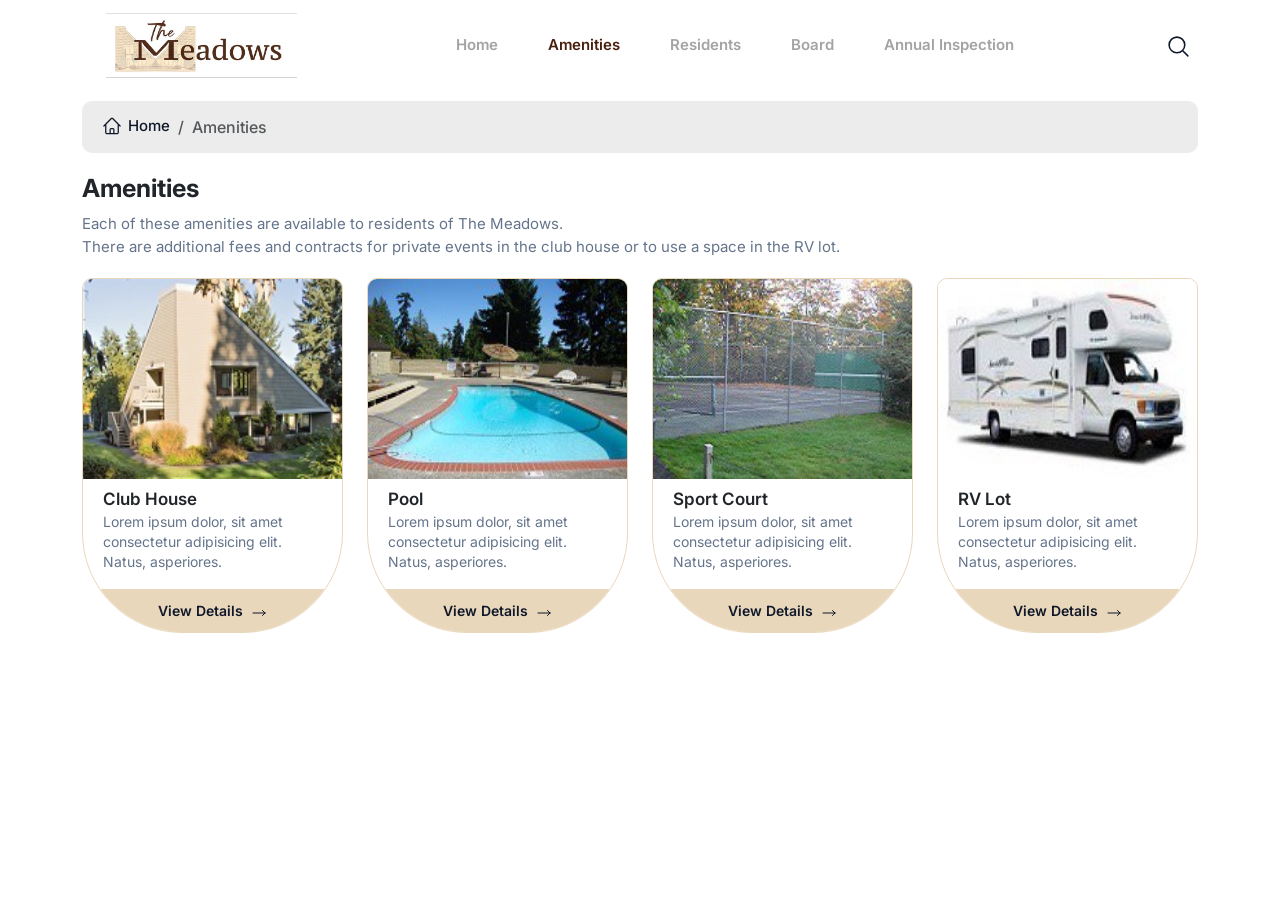
<file: amenities.html>
<!doctype html>
<html class="no-js" lang="">

<head>
   <meta charset="utf-8">
   <title>Document - Amenities</title>
   <meta name="description" content="">
   <meta name="viewport" content="width=device-width, initial-scale=1">
   <link
      href="https://fonts.googleapis.com/css2?family=Inter:ital,opsz,wght@0,14..32,100..900;1,14..32,100..900&display=swap"
      rel="stylesheet">
   <!-- Favicons -->
   <link rel="apple-touch-icon" href="./asset/img/favicons/apple-touch-icon.png" sizes="180x180">
   <link rel="icon" href="./asset/img/favicons/favicon-32x32.png" sizes="32x32" type="image/png">
   <link rel="icon" href="./asset/img/favicons/favicon-16x16.png" sizes="16x16" type="image/png">
   <link rel="stylesheet" href="./asset/css/bootstrap.min.css">
   <link rel="stylesheet" href="./asset/css/style.css">
</head>

<body>
   <!-- main navbar -->
   <nav class="navbar navbar-expand-lg bg-body-tertiary">
      <div class="container">
         <div class="row align-items-center">
            <div class="col-6">
               <div class="mobileLogo">
                  <a href="/documentInfoSystem2/">
                     <img class="img-fluid" src="./asset/img/logo.jpg" alt="">
                  </a>
               </div>
            </div>
            <div class="col-6 text-end">
               <button class="navbar-toggler" type="button" data-bs-toggle="collapse"
                  data-bs-target="#navbarTogglerDemo01" aria-controls="navbarTogglerDemo01" aria-expanded="false"
                  aria-label="Toggle navigation">
                  <span class="navbar-toggler-icon"></span>
               </button>
            </div>
         </div>
         <div class="collapse navbar-collapse" id="navbarTogglerDemo01">
            <a class="navbar-brand" href="/documentInfoSystem2/">
               <img src="./asset/img/logo.jpg" alt="">
            </a>
            <ul class="navbar-nav mx-auto mb-2 mb-lg-0">
               <li class="nav-item">
                  <a class="nav-link" aria-current="page" href="/documentInfoSystem2/">Home</a>
               </li>
               <li class="nav-item">
                  <a class="nav-link active" href="/documentInfoSystem2/amenities.html">Amenities</a>
               </li>
               <li class="nav-item">
                  <a href="/documentInfoSystem2/residents.html" class="nav-link">Residents</a>
               </li>
               <li class="nav-item">
                  <a href="/documentInfoSystem2/board.html" class="nav-link">Board</a>
               </li>
               <li class="nav-item">
                  <a href="#" class="nav-link">Annual Inspection</a>
               </li>
            </ul>
            <div class="searchButton">
               <button type="button">
                  <svg xmlns="http://www.w3.org/2000/svg" fill="none" viewBox="0 0 24 24" stroke-width="1.5"
                     stroke="currentColor" class="size-6">
                     <path stroke-linecap="round" stroke-linejoin="round"
                        d="m21 21-5.197-5.197m0 0A7.5 7.5 0 1 0 5.196 5.196a7.5 7.5 0 0 0 10.607 10.607Z" />
                  </svg>
               </button>
            </div>

         </div>
      </div>
   </nav>
   <!-- breadcome component -->
   <div class="breadComeComponent">
      <div class="container">
         <nav aria-label="breadcrumb">
            <ol class="breadcrumb">
               <li class="breadcrumb-item"><a href="/documentInfoSystem2/">
                     <svg xmlns="http://www.w3.org/2000/svg" fill="none" viewBox="0 0 24 24" stroke-width="1.5"
                        stroke="currentColor" class="size-6">
                        <path stroke-linecap="round" stroke-linejoin="round"
                           d="m2.25 12 8.954-8.955c.44-.439 1.152-.439 1.591 0L21.75 12M4.5 9.75v10.125c0 .621.504 1.125 1.125 1.125H9.75v-4.875c0-.621.504-1.125 1.125-1.125h2.25c.621 0 1.125.504 1.125 1.125V21h4.125c.621 0 1.125-.504 1.125-1.125V9.75M8.25 21h8.25" />
                     </svg>
                     <span>Home</span>
                  </a></li>
               <li class="breadcrumb-item active" aria-current="page">Amenities</li>
            </ol>
         </nav>
      </div>
   </div>
   <!-- section -->
   <section class="amenitiesSection">
      <div class="container">
         <div class="sectionTitle">
            <h3>Amenities</h3>
            <p>Each of these amenities are available to residents of The Meadows.</p>
            <p>There are additional fees and contracts for private events in the club house or to use a space in the RV
               lot.</p>
         </div>
         <div class="cardBox">
            <div class="row">
               <div class="col-xl-3 col-lg-3 col-md-6 col-12">
                  <div class="card rounded-bottom">
                     <img class="cardImage" src="./asset/img/amenities/clubhouse-tile.jpg" alt="">
                     <div class="card-body">
                        <h5 class="card-title">Club House</h5>
                        <p class="card-text">Lorem ipsum dolor, sit amet consectetur adipisicing elit. Natus,
                           asperiores.</p>
                        <a href="#" class="btn btn-primary">
                           View Details
                           <svg xmlns="http://www.w3.org/2000/svg" fill="none" viewBox="0 0 24 24" stroke-width="1.5"
                              stroke="currentColor" class="size-6">
                              <path stroke-linecap="round" stroke-linejoin="round"
                                 d="M17.25 8.25 21 12m0 0-3.75 3.75M21 12H3" />
                           </svg>
                        </a>
                     </div>
                  </div>
               </div>
               <div class="col-xl-3 col-lg-3 col-md-6 col-12">
                  <div class="card rounded-bottom">
                     <img class="cardImage" src="./asset/img/amenities/pool_tile.jpg" alt="">
                     <div class="card-body">
                        <h5 class="card-title">Pool</h5>
                        <p class="card-text">Lorem ipsum dolor, sit amet consectetur adipisicing elit. Natus,
                           asperiores.</p>
                        <a href="#" class="btn btn-primary">
                           View Details
                           <svg xmlns="http://www.w3.org/2000/svg" fill="none" viewBox="0 0 24 24" stroke-width="1.5"
                              stroke="currentColor" class="size-6">
                              <path stroke-linecap="round" stroke-linejoin="round"
                                 d="M17.25 8.25 21 12m0 0-3.75 3.75M21 12H3" />
                           </svg>
                        </a>
                     </div>
                  </div>
               </div>
               <div class="col-xl-3 col-lg-3 col-md-6 col-12">
                  <div class="card rounded-bottom">
                     <img class="cardImage" src="./asset/img/amenities/sport-court_tile.jpg" alt="">
                     <div class="card-body">
                        <h5 class="card-title">Sport Court</h5>
                        <p class="card-text">Lorem ipsum dolor, sit amet consectetur adipisicing elit. Natus,
                           asperiores.</p>
                        <a href="#" class="btn btn-primary">
                           View Details
                           <svg xmlns="http://www.w3.org/2000/svg" fill="none" viewBox="0 0 24 24" stroke-width="1.5"
                              stroke="currentColor" class="size-6">
                              <path stroke-linecap="round" stroke-linejoin="round"
                                 d="M17.25 8.25 21 12m0 0-3.75 3.75M21 12H3" />
                           </svg>
                        </a>
                     </div>
                  </div>
               </div>
               <div class="col-xl-3 col-lg-3 col-md-6 col-12">
                  <div class="card rounded-bottom">
                     <img class="cardImage" src="./asset/img/amenities/rvlot_tile.jpg" alt="">
                     <div class="card-body">
                        <h5 class="card-title">RV Lot</h5>
                        <p class="card-text">Lorem ipsum dolor, sit amet consectetur adipisicing elit. Natus,
                           asperiores.</p>
                        <a href="#" class="btn btn-primary">
                           View Details
                           <svg xmlns="http://www.w3.org/2000/svg" fill="none" viewBox="0 0 24 24" stroke-width="1.5"
                              stroke="currentColor" class="size-6">
                              <path stroke-linecap="round" stroke-linejoin="round"
                                 d="M17.25 8.25 21 12m0 0-3.75 3.75M21 12H3" />
                           </svg>
                        </a>
                     </div>
                  </div>
               </div>
            </div>
         </div>
      </div>
   </section>












   <script src="./asset/js/bootstrap.bundle.min.js"></script>
</body>

</html>
</file>
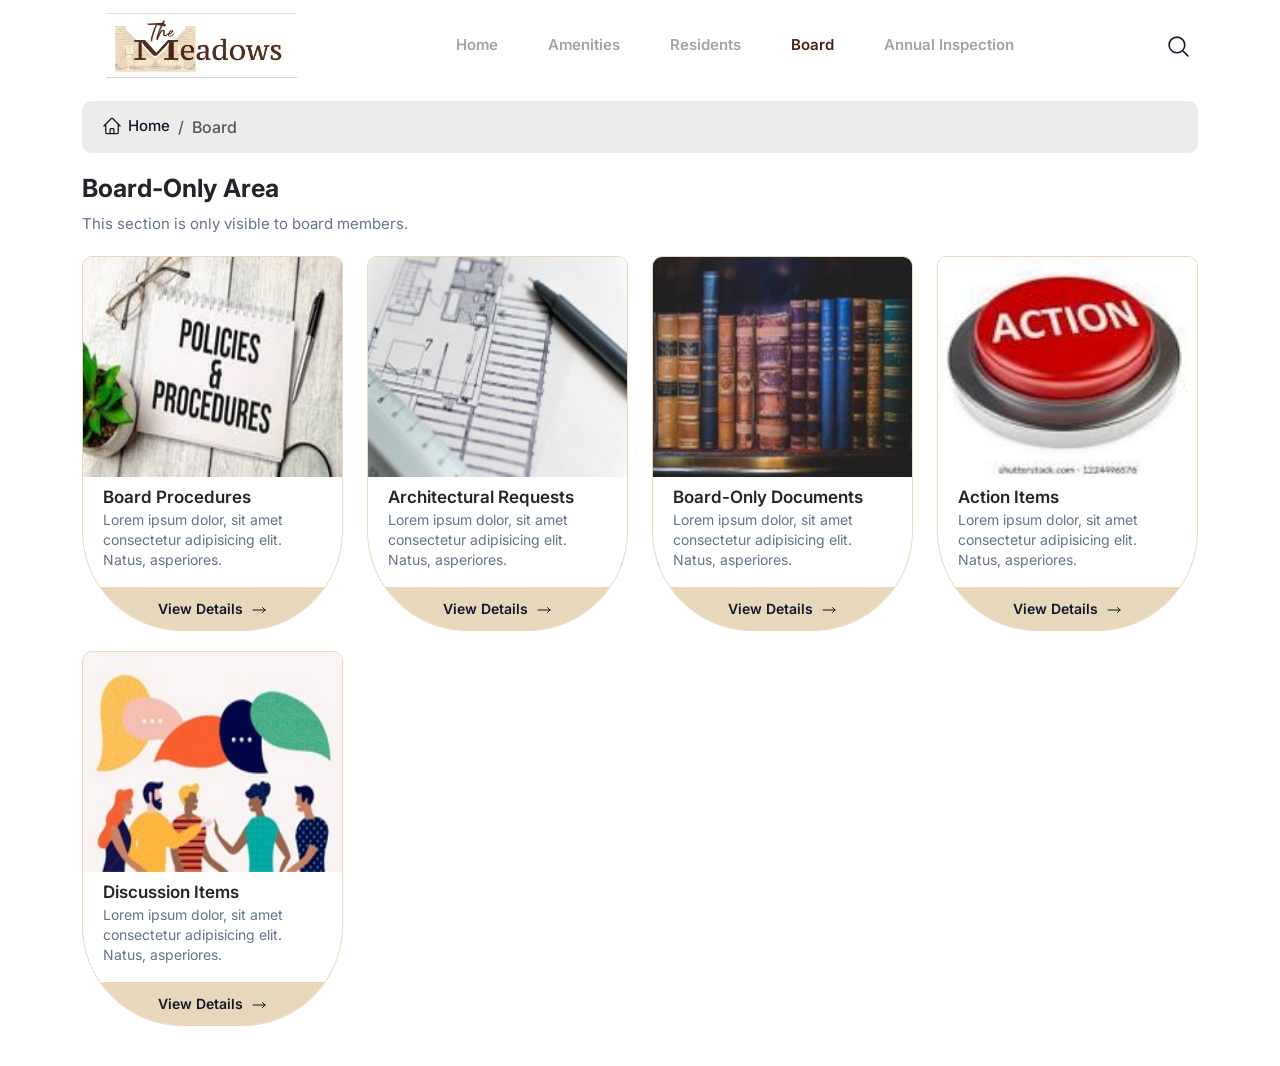
<file: board.html>
<!doctype html>
<html class="no-js" lang="">

<head>
   <meta charset="utf-8">
   <title>Document - Board</title>
   <meta name="description" content="">
   <meta name="viewport" content="width=device-width, initial-scale=1">
   <link
      href="https://fonts.googleapis.com/css2?family=Inter:ital,opsz,wght@0,14..32,100..900;1,14..32,100..900&display=swap"
      rel="stylesheet">
   <!-- Favicons -->
   <link rel="apple-touch-icon" href="./asset/img/favicons/apple-touch-icon.png" sizes="180x180">
   <link rel="icon" href="./asset/img/favicons/favicon-32x32.png" sizes="32x32" type="image/png">
   <link rel="icon" href="./asset/img/favicons/favicon-16x16.png" sizes="16x16" type="image/png">
   <link rel="stylesheet" href="./asset/css/bootstrap.min.css">
   <link rel="stylesheet" href="./asset/css/style.css">
</head>

<body>
   <!-- main navbar -->
   <nav class="navbar navbar-expand-lg bg-body-tertiary">
      <div class="container">
         <div class="row align-items-center">
            <div class="col-6">
               <div class="mobileLogo">
                  <a href="/documentInfoSystem2/">
                     <img class="img-fluid" src="./asset/img/logo.jpg" alt="">
                  </a>
               </div>
            </div>
            <div class="col-6 text-end">
               <button class="navbar-toggler" type="button" data-bs-toggle="collapse"
                  data-bs-target="#navbarTogglerDemo01" aria-controls="navbarTogglerDemo01" aria-expanded="false"
                  aria-label="Toggle navigation">
                  <span class="navbar-toggler-icon"></span>
               </button>
            </div>
         </div>
         <div class="collapse navbar-collapse" id="navbarTogglerDemo01">
            <a class="navbar-brand" href="/documentInfoSystem2/">
               <img src="./asset/img/logo.jpg" alt="">
            </a>
            <ul class="navbar-nav mx-auto mb-2 mb-lg-0">
               <li class="nav-item">
                  <a class="nav-link" aria-current="page" href="/documentInfoSystem2/">Home</a>
               </li>
               <li class="nav-item">
                  <a class="nav-link" href="/documentInfoSystem2/amenities.html">Amenities</a>
               </li>
               <li class="nav-item">
                  <a href="/documentInfoSystem2/residents.html" class="nav-link">Residents</a>
               </li>
               <li class="nav-item">
                  <a href="/documentInfoSystem2/board.html" class="nav-link active">Board</a>
               </li>
               <li class="nav-item">
                  <a href="#" class="nav-link">Annual Inspection</a>
               </li>
            </ul>
            <div class="searchButton">
               <button type="button">
                  <svg xmlns="http://www.w3.org/2000/svg" fill="none" viewBox="0 0 24 24" stroke-width="1.5"
                     stroke="currentColor" class="size-6">
                     <path stroke-linecap="round" stroke-linejoin="round"
                        d="m21 21-5.197-5.197m0 0A7.5 7.5 0 1 0 5.196 5.196a7.5 7.5 0 0 0 10.607 10.607Z" />
                  </svg>
               </button>
            </div>

         </div>
      </div>
   </nav>
   <!-- breadcome component -->
   <div class="breadComeComponent">
      <div class="container">
         <nav aria-label="breadcrumb">
            <ol class="breadcrumb">
               <li class="breadcrumb-item"><a href="/documentInfoSystem2/">
                     <svg xmlns="http://www.w3.org/2000/svg" fill="none" viewBox="0 0 24 24" stroke-width="1.5"
                        stroke="currentColor" class="size-6">
                        <path stroke-linecap="round" stroke-linejoin="round"
                           d="m2.25 12 8.954-8.955c.44-.439 1.152-.439 1.591 0L21.75 12M4.5 9.75v10.125c0 .621.504 1.125 1.125 1.125H9.75v-4.875c0-.621.504-1.125 1.125-1.125h2.25c.621 0 1.125.504 1.125 1.125V21h4.125c.621 0 1.125-.504 1.125-1.125V9.75M8.25 21h8.25" />
                     </svg>
                     <span>Home</span>
                  </a></li>
               <li class="breadcrumb-item active" aria-current="page">Board</li>
            </ol>
         </nav>
      </div>
   </div>
   <!-- section -->
   <section class="boardSection">
      <div class="container">
         <div class="sectionTitle">
            <h3>Board-Only Area</h3>
            <p>This section is only visible to board members.</p>
         </div>
         <div class="cardBox">
            <div class="row">
               <div class="col-xl-3 col-lg-3 col-md-6 col-12">
                  <div class="card rounded-bottom">
                     <img class="cardImage" src="./asset/img/board/producer.jpg" alt="">
                     <div class="card-body">
                        <h5 class="card-title">Board Procedures</h5>
                        <p class="card-text">Lorem ipsum dolor, sit amet consectetur adipisicing elit. Natus,
                           asperiores.</p>
                        <a href="#" class="btn btn-primary">
                           View Details
                           <svg xmlns="http://www.w3.org/2000/svg" fill="none" viewBox="0 0 24 24" stroke-width="1.5"
                              stroke="currentColor" class="size-6">
                              <path stroke-linecap="round" stroke-linejoin="round"
                                 d="M17.25 8.25 21 12m0 0-3.75 3.75M21 12H3" />
                           </svg>
                        </a>
                     </div>
                  </div>
               </div>
               <div class="col-xl-3 col-lg-3 col-md-6 col-12">
                  <div class="card rounded-bottom">
                     <img class="cardImage" src="./asset/img/board/request.jpg" alt="">
                     <div class="card-body">
                        <h5 class="card-title">Architectural Requests</h5>
                        <p class="card-text">Lorem ipsum dolor, sit amet consectetur adipisicing elit. Natus,
                           asperiores.</p>
                        <a href="#" class="btn btn-primary">
                           View Details
                           <svg xmlns="http://www.w3.org/2000/svg" fill="none" viewBox="0 0 24 24" stroke-width="1.5"
                              stroke="currentColor" class="size-6">
                              <path stroke-linecap="round" stroke-linejoin="round"
                                 d="M17.25 8.25 21 12m0 0-3.75 3.75M21 12H3" />
                           </svg>
                        </a>
                     </div>
                  </div>
               </div>
               <div class="col-xl-3 col-lg-3 col-md-6 col-12">
                  <div class="card rounded-bottom">
                     <img class="cardImage" src="./asset/img/board/document.jpg" alt="">
                     <div class="card-body">
                        <h5 class="card-title">Board-Only Documents</h5>
                        <p class="card-text">Lorem ipsum dolor, sit amet consectetur adipisicing elit. Natus,
                           asperiores.</p>
                        <a href="#" class="btn btn-primary">
                           View Details
                           <svg xmlns="http://www.w3.org/2000/svg" fill="none" viewBox="0 0 24 24" stroke-width="1.5"
                              stroke="currentColor" class="size-6">
                              <path stroke-linecap="round" stroke-linejoin="round"
                                 d="M17.25 8.25 21 12m0 0-3.75 3.75M21 12H3" />
                           </svg>
                        </a>
                     </div>
                  </div>
               </div>
               <div class="col-xl-3 col-lg-3 col-md-6 col-12">
                  <div class="card rounded-bottom">
                     <img class="cardImage" src="./asset/img/board/action.jpg" alt="">
                     <div class="card-body">
                        <h5 class="card-title">Action Items</h5>
                        <p class="card-text">Lorem ipsum dolor, sit amet consectetur adipisicing elit. Natus,
                           asperiores.</p>
                        <a href="#" class="btn btn-primary">
                           View Details
                           <svg xmlns="http://www.w3.org/2000/svg" fill="none" viewBox="0 0 24 24" stroke-width="1.5"
                              stroke="currentColor" class="size-6">
                              <path stroke-linecap="round" stroke-linejoin="round"
                                 d="M17.25 8.25 21 12m0 0-3.75 3.75M21 12H3" />
                           </svg>
                        </a>
                     </div>
                  </div>
               </div>
               <div class="col-xl-3 col-lg-3 col-md-6 col-12">
                  <div class="card rounded-bottom">
                     <img class="cardImage" src="./asset/img/board/discussion.jpg" alt="">
                     <div class="card-body">
                        <h5 class="card-title">Discussion Items</h5>
                        <p class="card-text">Lorem ipsum dolor, sit amet consectetur adipisicing elit. Natus,
                           asperiores.</p>
                        <a href="#" class="btn btn-primary">
                           View Details
                           <svg xmlns="http://www.w3.org/2000/svg" fill="none" viewBox="0 0 24 24" stroke-width="1.5"
                              stroke="currentColor" class="size-6">
                              <path stroke-linecap="round" stroke-linejoin="round"
                                 d="M17.25 8.25 21 12m0 0-3.75 3.75M21 12H3" />
                           </svg>
                        </a>
                     </div>
                  </div>
               </div>
            </div>
         </div>
      </div>
   </section>












   <script src="./asset/js/bootstrap.bundle.min.js"></script>
</body>

</html>
</file>
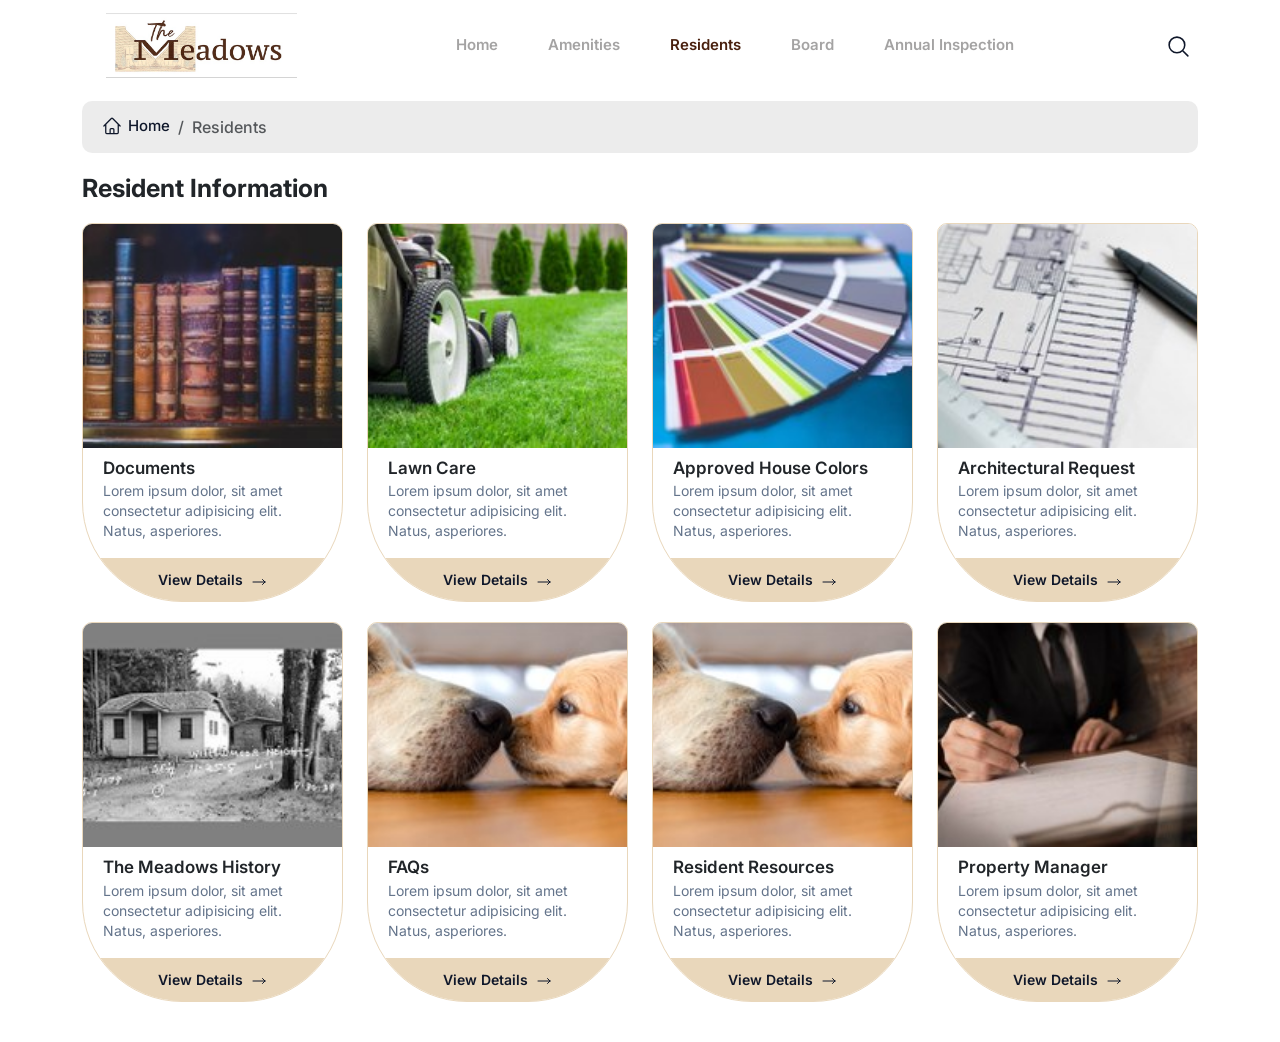
<file: residents.html>
<!doctype html>
<html class="no-js" lang="">

<head>
   <meta charset="utf-8">
   <title>Document - Residents</title>
   <meta name="description" content="">
   <meta name="viewport" content="width=device-width, initial-scale=1">
   <link
      href="https://fonts.googleapis.com/css2?family=Inter:ital,opsz,wght@0,14..32,100..900;1,14..32,100..900&display=swap"
      rel="stylesheet">
   <!-- Favicons -->
   <link rel="apple-touch-icon" href="./asset/img/favicons/apple-touch-icon.png" sizes="180x180">
   <link rel="icon" href="./asset/img/favicons/favicon-32x32.png" sizes="32x32" type="image/png">
   <link rel="icon" href="./asset/img/favicons/favicon-16x16.png" sizes="16x16" type="image/png">
   <link rel="stylesheet" href="./asset/css/bootstrap.min.css">
   <link rel="stylesheet" href="./asset/css/style.css">
</head>

<body>
   <!-- main navbar -->
   <nav class="navbar navbar-expand-lg bg-body-tertiary">
      <div class="container">
         <div class="row align-items-center">
            <div class="col-6">
               <div class="mobileLogo">
                  <a href="/documentInfoSystem2/">
                     <img class="img-fluid" src="./asset/img/logo.jpg" alt="">
                  </a>
               </div>
            </div>
            <div class="col-6 text-end">
               <button class="navbar-toggler" type="button" data-bs-toggle="collapse"
                  data-bs-target="#navbarTogglerDemo01" aria-controls="navbarTogglerDemo01" aria-expanded="false"
                  aria-label="Toggle navigation">
                  <span class="navbar-toggler-icon"></span>
               </button>
            </div>
         </div>
         <div class="collapse navbar-collapse" id="navbarTogglerDemo01">
            <a class="navbar-brand" href="/documentInfoSystem2/">
               <img src="./asset/img/logo.jpg" alt="">
            </a>
            <ul class="navbar-nav mx-auto mb-2 mb-lg-0">
               <li class="nav-item">
                  <a class="nav-link" aria-current="page" href="/documentInfoSystem2/">Home</a>
               </li>
               <li class="nav-item">
                  <a class="nav-link" href="/documentInfoSystem2/amenities.html">Amenities</a>
               </li>
               <li class="nav-item">
                  <a href="/documentInfoSystem2/residents.html" class="nav-link active">Residents</a>
               </li>
               <li class="nav-item">
                  <a href="/documentInfoSystem2/board.html" class="nav-link">Board</a>
               </li>
               <li class="nav-item">
                  <a href="#" class="nav-link">Annual Inspection</a>
               </li>
            </ul>
            <div class="searchButton">
               <button type="button">
                  <svg xmlns="http://www.w3.org/2000/svg" fill="none" viewBox="0 0 24 24" stroke-width="1.5"
                     stroke="currentColor" class="size-6">
                     <path stroke-linecap="round" stroke-linejoin="round"
                        d="m21 21-5.197-5.197m0 0A7.5 7.5 0 1 0 5.196 5.196a7.5 7.5 0 0 0 10.607 10.607Z" />
                  </svg>
               </button>
            </div>

         </div>
      </div>
   </nav>
   <!-- breadcome component -->
   <div class="breadComeComponent">
      <div class="container">
         <nav aria-label="breadcrumb">
            <ol class="breadcrumb">
               <li class="breadcrumb-item"><a href="/documentInfoSystem2/">
                     <svg xmlns="http://www.w3.org/2000/svg" fill="none" viewBox="0 0 24 24" stroke-width="1.5"
                        stroke="currentColor" class="size-6">
                        <path stroke-linecap="round" stroke-linejoin="round"
                           d="m2.25 12 8.954-8.955c.44-.439 1.152-.439 1.591 0L21.75 12M4.5 9.75v10.125c0 .621.504 1.125 1.125 1.125H9.75v-4.875c0-.621.504-1.125 1.125-1.125h2.25c.621 0 1.125.504 1.125 1.125V21h4.125c.621 0 1.125-.504 1.125-1.125V9.75M8.25 21h8.25" />
                     </svg>
                     <span>Home</span>
                  </a></li>
               <li class="breadcrumb-item active" aria-current="page">Residents</li>
            </ol>
         </nav>
      </div>
   </div>
   <!-- section -->
   <section class="residentsSection">
      <div class="container">
         <div class="sectionTitle">
            <h3>Resident Information</h3>
         </div>
         <div class="cardBox">
            <div class="row">
               <div class="col-xl-3 col-lg-3 col-md-6 col-12">
                  <div class="card rounded-bottom">
                     <img class="cardImage" src="./asset/img/resident/document.jpg" alt="">
                     <div class="card-body">
                        <h5 class="card-title">Documents</h5>
                        <p class="card-text">Lorem ipsum dolor, sit amet consectetur adipisicing elit. Natus,
                           asperiores.</p>
                        <a href="#" class="btn btn-primary">
                           View Details
                           <svg xmlns="http://www.w3.org/2000/svg" fill="none" viewBox="0 0 24 24" stroke-width="1.5"
                              stroke="currentColor" class="size-6">
                              <path stroke-linecap="round" stroke-linejoin="round"
                                 d="M17.25 8.25 21 12m0 0-3.75 3.75M21 12H3" />
                           </svg>
                        </a>
                     </div>
                  </div>
               </div>
               <div class="col-xl-3 col-lg-3 col-md-6 col-12">
                  <div class="card rounded-bottom">
                     <img class="cardImage" src="./asset/img/resident/lawnCare.jpg" alt="">
                     <div class="card-body">
                        <h5 class="card-title">Lawn Care</h5>
                        <p class="card-text">Lorem ipsum dolor, sit amet consectetur adipisicing elit. Natus,
                           asperiores.</p>
                        <a href="#" class="btn btn-primary">
                           View Details
                           <svg xmlns="http://www.w3.org/2000/svg" fill="none" viewBox="0 0 24 24" stroke-width="1.5"
                              stroke="currentColor" class="size-6">
                              <path stroke-linecap="round" stroke-linejoin="round"
                                 d="M17.25 8.25 21 12m0 0-3.75 3.75M21 12H3" />
                           </svg>
                        </a>
                     </div>
                  </div>
               </div>
               <div class="col-xl-3 col-lg-3 col-md-6 col-12">
                  <div class="card rounded-bottom">
                     <img class="cardImage" src="./asset/img/resident/houseColor.jpg" alt="">
                     <div class="card-body">
                        <h5 class="card-title">Approved House Colors</h5>
                        <p class="card-text">Lorem ipsum dolor, sit amet consectetur adipisicing elit. Natus,
                           asperiores.</p>
                        <a href="#" class="btn btn-primary">
                           View Details
                           <svg xmlns="http://www.w3.org/2000/svg" fill="none" viewBox="0 0 24 24" stroke-width="1.5"
                              stroke="currentColor" class="size-6">
                              <path stroke-linecap="round" stroke-linejoin="round"
                                 d="M17.25 8.25 21 12m0 0-3.75 3.75M21 12H3" />
                           </svg>
                        </a>
                     </div>
                  </div>
               </div>
               <div class="col-xl-3 col-lg-3 col-md-6 col-12">
                  <div class="card rounded-bottom">
                     <img class="cardImage" src="./asset/img/resident/architectualRequest.jpg" alt="">
                     <div class="card-body">
                        <h5 class="card-title">Architectural Request</h5>
                        <p class="card-text">Lorem ipsum dolor, sit amet consectetur adipisicing elit. Natus,
                           asperiores.</p>
                        <a href="#" class="btn btn-primary">
                           View Details
                           <svg xmlns="http://www.w3.org/2000/svg" fill="none" viewBox="0 0 24 24" stroke-width="1.5"
                              stroke="currentColor" class="size-6">
                              <path stroke-linecap="round" stroke-linejoin="round"
                                 d="M17.25 8.25 21 12m0 0-3.75 3.75M21 12H3" />
                           </svg>
                        </a>
                     </div>
                  </div>
               </div>
               <div class="col-xl-3 col-lg-3 col-md-6 col-12">
                  <div class="card rounded-bottom">
                     <img class="cardImage" src="./asset/img/resident/meadowsHistory.jpg" alt="">
                     <div class="card-body">
                        <h5 class="card-title">The Meadows History</h5>
                        <p class="card-text">Lorem ipsum dolor, sit amet consectetur adipisicing elit. Natus,
                           asperiores.</p>
                        <a href="#" class="btn btn-primary">
                           View Details
                           <svg xmlns="http://www.w3.org/2000/svg" fill="none" viewBox="0 0 24 24" stroke-width="1.5"
                              stroke="currentColor" class="size-6">
                              <path stroke-linecap="round" stroke-linejoin="round"
                                 d="M17.25 8.25 21 12m0 0-3.75 3.75M21 12H3" />
                           </svg>
                        </a>
                     </div>
                  </div>
               </div>
               <div class="col-xl-3 col-lg-3 col-md-6 col-12">
                  <div class="card rounded-bottom">
                     <img class="cardImage" src="./asset/img/resident/faq.jpg" alt="">
                     <div class="card-body">
                        <h5 class="card-title">FAQs</h5>
                        <p class="card-text">Lorem ipsum dolor, sit amet consectetur adipisicing elit. Natus,
                           asperiores.</p>
                        <a href="#" class="btn btn-primary">
                           View Details
                           <svg xmlns="http://www.w3.org/2000/svg" fill="none" viewBox="0 0 24 24" stroke-width="1.5"
                              stroke="currentColor" class="size-6">
                              <path stroke-linecap="round" stroke-linejoin="round"
                                 d="M17.25 8.25 21 12m0 0-3.75 3.75M21 12H3" />
                           </svg>
                        </a>
                     </div>
                  </div>
               </div>
               <div class="col-xl-3 col-lg-3 col-md-6 col-12">
                  <div class="card rounded-bottom">
                     <img class="cardImage" src="./asset/img/resident/faq.jpg" alt="">
                     <div class="card-body">
                        <h5 class="card-title">Resident Resources</h5>
                        <p class="card-text">Lorem ipsum dolor, sit amet consectetur adipisicing elit. Natus,
                           asperiores.</p>
                        <a href="#" class="btn btn-primary">
                           View Details
                           <svg xmlns="http://www.w3.org/2000/svg" fill="none" viewBox="0 0 24 24" stroke-width="1.5"
                              stroke="currentColor" class="size-6">
                              <path stroke-linecap="round" stroke-linejoin="round"
                                 d="M17.25 8.25 21 12m0 0-3.75 3.75M21 12H3" />
                           </svg>
                        </a>
                     </div>
                  </div>
               </div>
               <div class="col-xl-3 col-lg-3 col-md-6 col-12">
                  <div class="card rounded-bottom">
                     <img class="cardImage" src="./asset/img/resident/propertyManager.jpg" alt="">
                     <div class="card-body">
                        <h5 class="card-title">Property Manager</h5>
                        <p class="card-text">Lorem ipsum dolor, sit amet consectetur adipisicing elit. Natus,
                           asperiores.</p>
                        <a href="#" class="btn btn-primary">
                           View Details
                           <svg xmlns="http://www.w3.org/2000/svg" fill="none" viewBox="0 0 24 24" stroke-width="1.5"
                              stroke="currentColor" class="size-6">
                              <path stroke-linecap="round" stroke-linejoin="round"
                                 d="M17.25 8.25 21 12m0 0-3.75 3.75M21 12H3" />
                           </svg>
                        </a>
                     </div>
                  </div>
               </div>
            </div>
         </div>
      </div>
   </section>












   <script src="./asset/js/bootstrap.bundle.min.js"></script>
</body>

</html>
</file>
<file: asset/css/style.css>
*{margin:0;padding:0;outline:0;font-family:"Inter",serif}ul{margin:0;padding:0;font-family:"Inter",serif}ul li{margin:0;padding:0;list-style:none;font-family:"Inter",serif}a{text-decoration:none;color:#0f172a;transition:0.4s;font-family:"Inter",serif}a:hover{text-decoration:none;color:#0f172a}h1,h2,h3,h4,h5,h6{margin:0;padding:0;font-family:"Inter",serif}body{position:relative;font-family:"Inter",serif;background-color:#fff}p{margin:0;padding:0;color:#64748b;font-family:"Inter",serif}.navbar{background-color:#fff !important}.navbar .navbar-brand img{height:65px}.navbar .navbar-nav .nav-item{margin:0px 10px}.navbar .navbar-nav .nav-item .nav-link{font-weight:600;font-size:15px;padding:10px 15px;color:#918f8fd2}.navbar .navbar-nav .nav-item .nav-link:hover{color:#49200E}.navbar .navbar-nav .nav-item .nav-link.active{color:#49200E}.navbar .searchButton button{height:40px;width:40px;border-radius:30px;border:none;background-color:transparent}.navbar .searchButton button svg{height:25px;color:#0f172a;transition:0.3s}.navbar .searchButton button:hover svg{color:#E9D7BB}.homeSlider{margin-top:10px}.homeSlider .carousel{width:80%;margin:0 auto}.homeSlider .carousel .carousel-item{border-radius:30px}.homeSlider .carousel .carousel-item img{border-radius:30px}.sectionTitle h3{font-weight:700;font-size:25px;margin-bottom:10px}.sectionTitle p{font-size:15px}.breadComeComponent{margin-top:10px}.breadComeComponent .breadcrumb{background-color:#e5e5e5b7;border-radius:10px;padding:14px 20px;margin-bottom:0px}.breadComeComponent .breadcrumb .breadcrumb-item a{display:flex !important;align-items:center;column-gap:6px;font-weight:500;font-size:15px}.breadComeComponent .breadcrumb .breadcrumb-item svg{height:20px}.breadComeComponent .breadcrumb .breadcrumb-item.active{font-weight:500}.card{height:100%;border:1px solid #E9D7BB !important}.card.rounded-bottom{border-radius:10px 10px 100px 100px !important;overflow:hidden}.card.rounded-bottom .card-body{padding:10px 20px 0px 20px;position:relative}.card.rounded-bottom .card-body .btn{margin:0 auto;display:table;width:100%;position:absolute;bottom:0;left:0;background-color:#E9D7BB;border-color:#E9D7BB;color:#0f172a;font-weight:600;font-size:14px;padding-top:10px;padding-bottom:10px;border-radius:0px}.card.rounded-bottom .card-body .btn svg{height:16px;margin-left:4px}.card.rounded-bottom .card-body .btn:hover{background-color:#49200E;border-color:#49200E;color:#fff}.card.rounded-bottom .card-body .card-title{font-weight:600;font-size:17px;margin-bottom:3px}.card.rounded-bottom .card-body .card-text{font-size:14px;line-height:20px;margin-bottom:20px;padding-bottom:40px}.amenitiesSection{padding:20px 0px}.amenitiesSection .cardBox{margin-top:20px}.amenitiesSection .cardBox>.row{row-gap:20px}.amenitiesSection .cardBox .cardImage{min-height:200px}.residentsSection{padding:20px 0px 40px 0px}.residentsSection .cardBox{margin-top:20px}.residentsSection .cardBox>.row{row-gap:20px}.residentsSection .cardBox .cardImage{min-height:224px;max-height:224px;object-fit:cover}.boardSection{padding:20px 0px 40px 0px}.boardSection .cardBox{margin-top:20px}.boardSection .cardBox>.row{row-gap:20px}.boardSection .cardBox .cardImage{min-height:220px;max-height:220px}.mobileLogo{display:none}@media (max-width: 991px){.navbar .row{width:100%;flex:1}.mobileLogo{display:block}.mobileLogo a img{height:50px}.navbar-toggler{height:50px;width:50px;padding:0px;border-radius:30px;font-size:16px;outline:none;box-shadow:none}.navbar-toggler:focus{outline:none !important;box-shadow:none !important}.navbar-brand{display:none}.navbar-collapse{background-color:#E9D7BB;margin-top:10px;border-radius:10px}.homeSlider .carousel{width:auto;max-width:720px;margin:0 auto}.navbar .navbar-nav .nav-item .nav-link{text-align:center}.searchButton{display:flex;justify-content:center;padding-bottom:10px}}@media only screen and (min-width: 576px) and (max-width: 767px){.homeSlider .carousel{width:auto;max-width:540px;margin:0 auto}}@media (max-width: 575px){.homeSlider .carousel{width:auto;max-width:95%;margin:0 auto}.homeSlider .carousel .carousel-item img{height:390px;object-fit:cover}}

/*# sourceMappingURL=[data-uri] */
</file>
